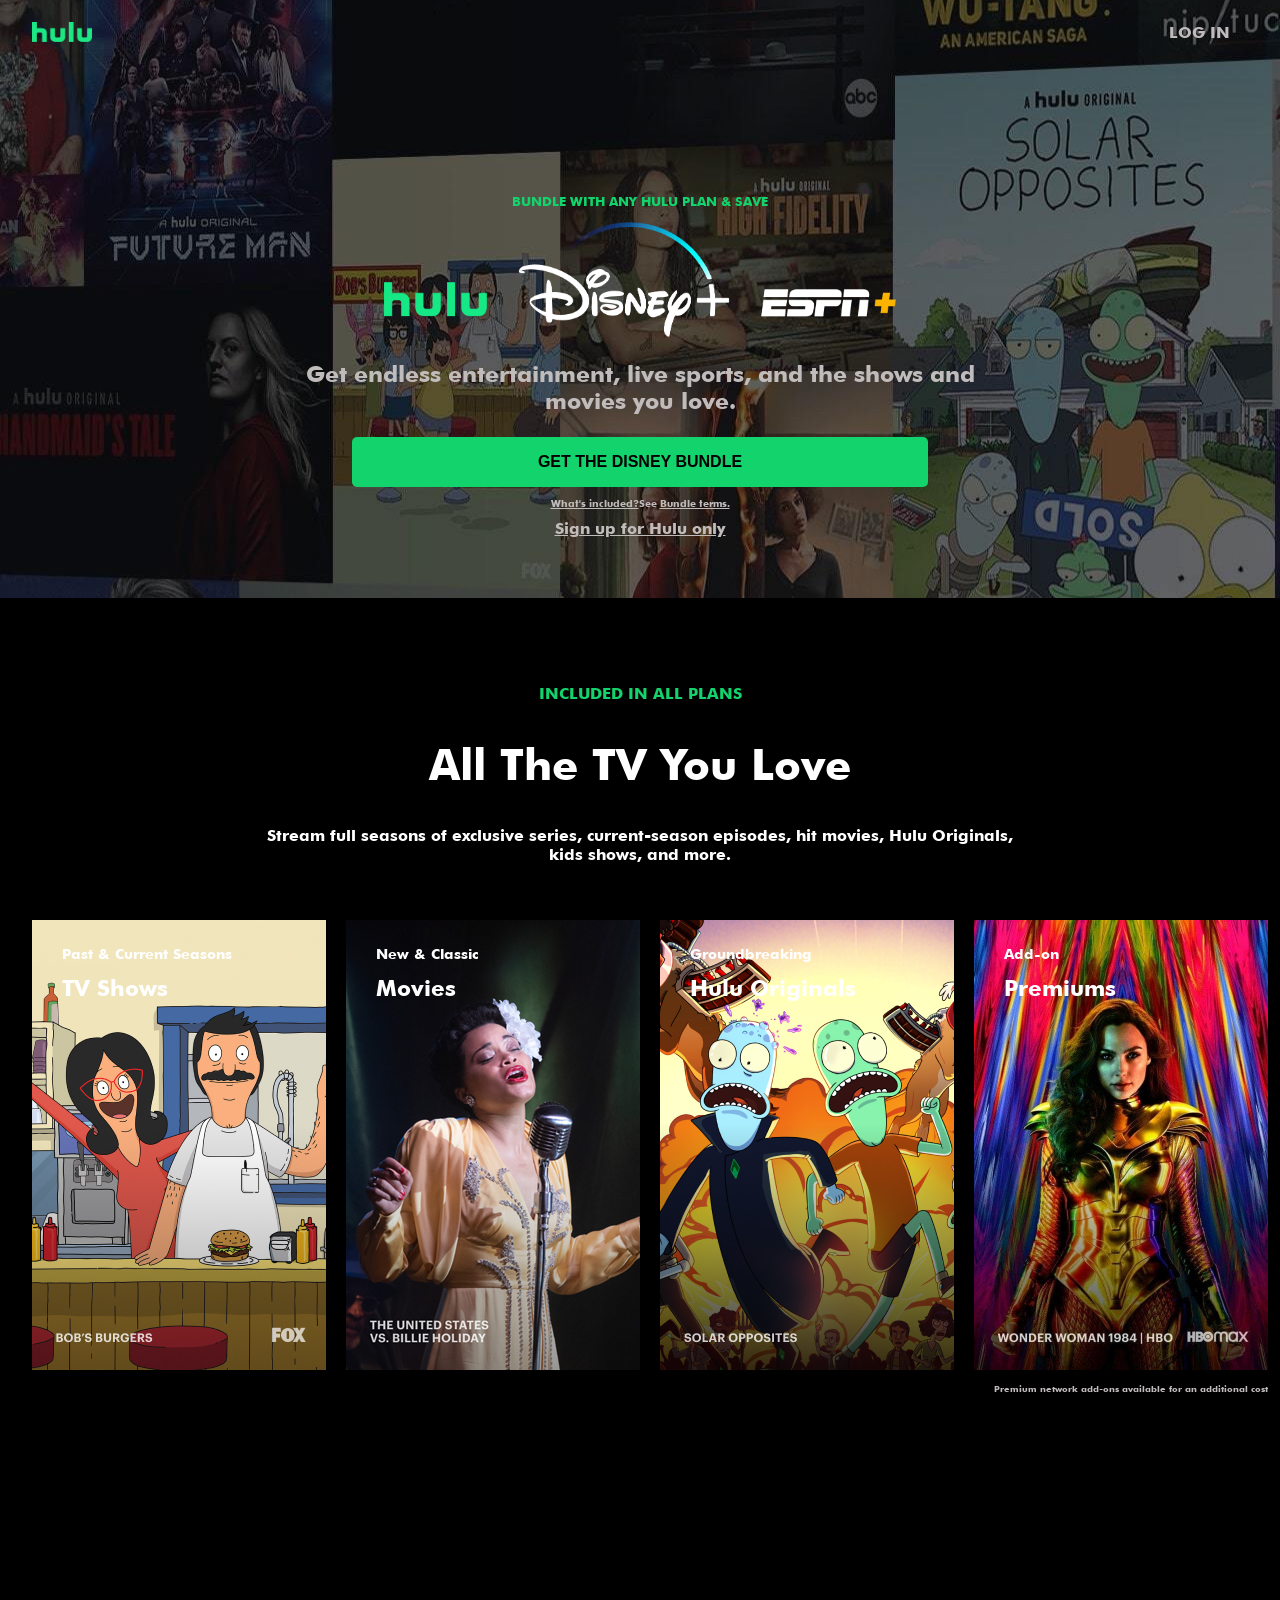
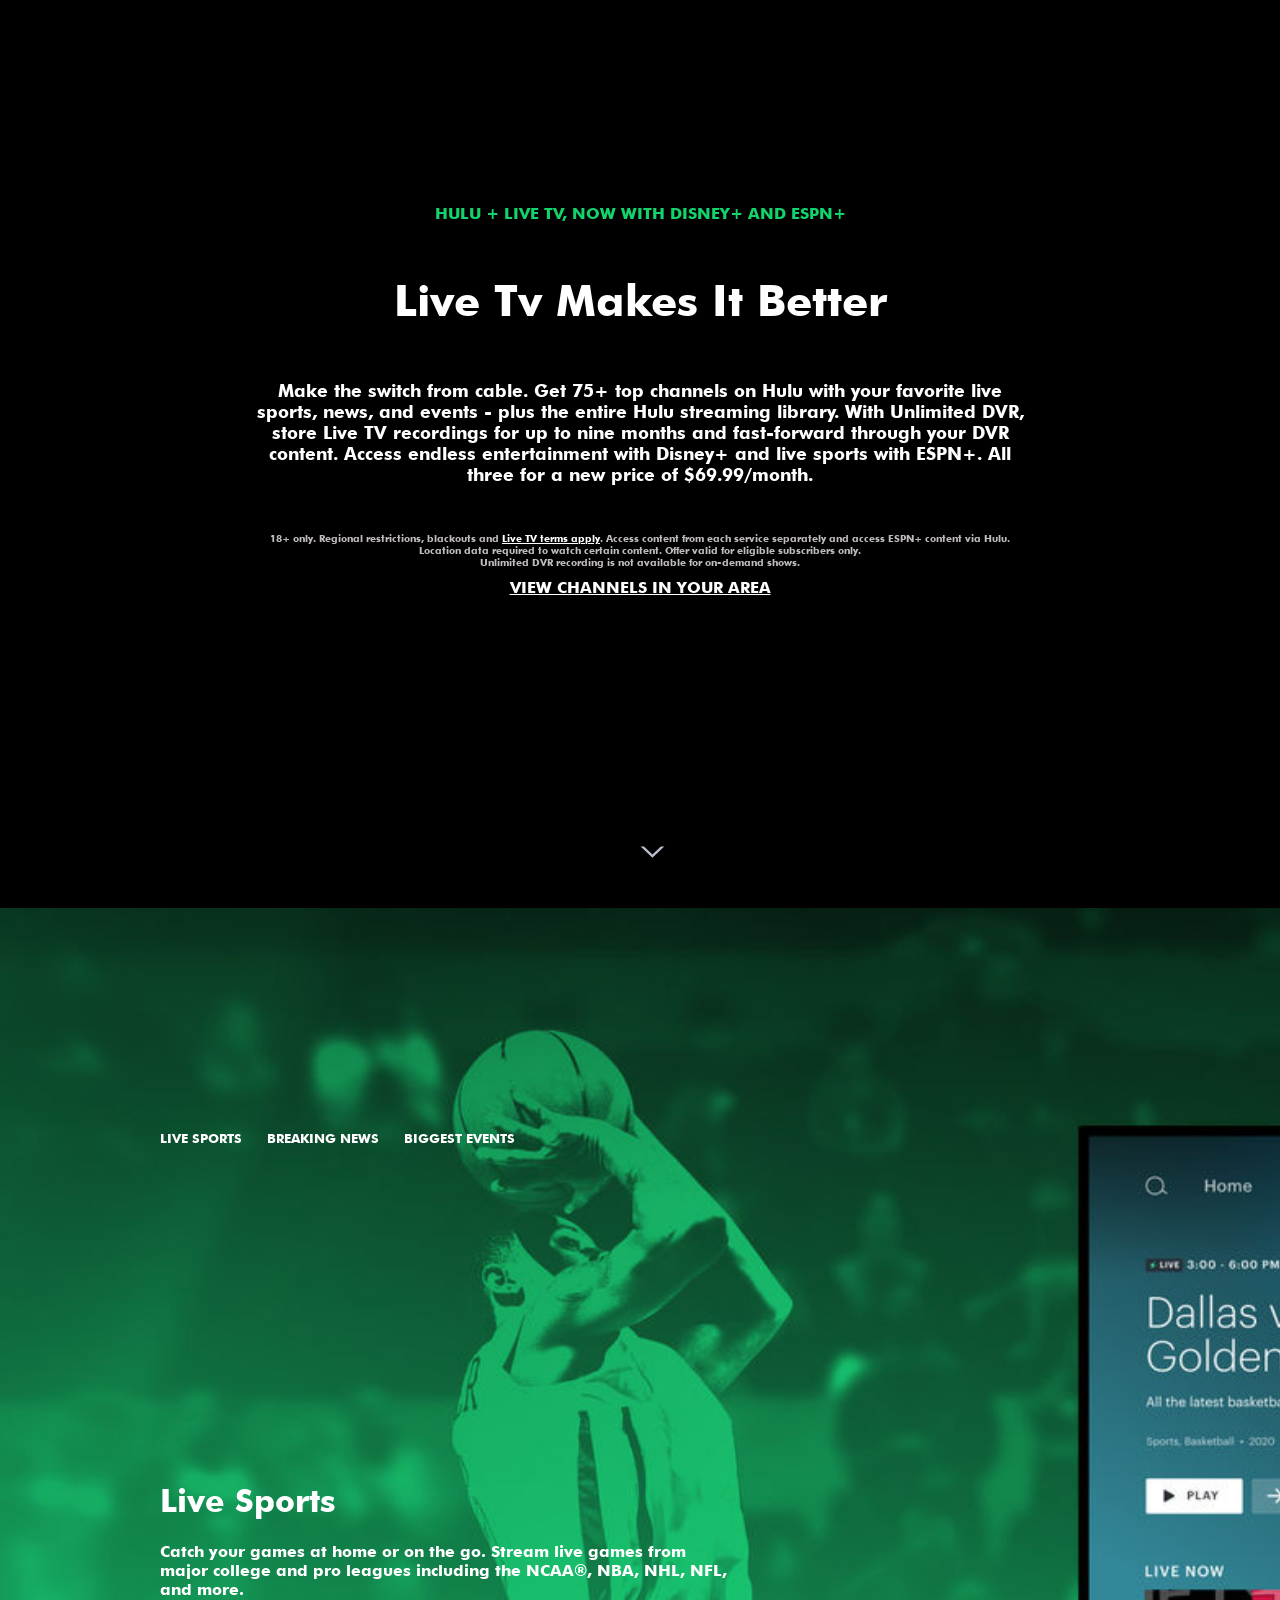
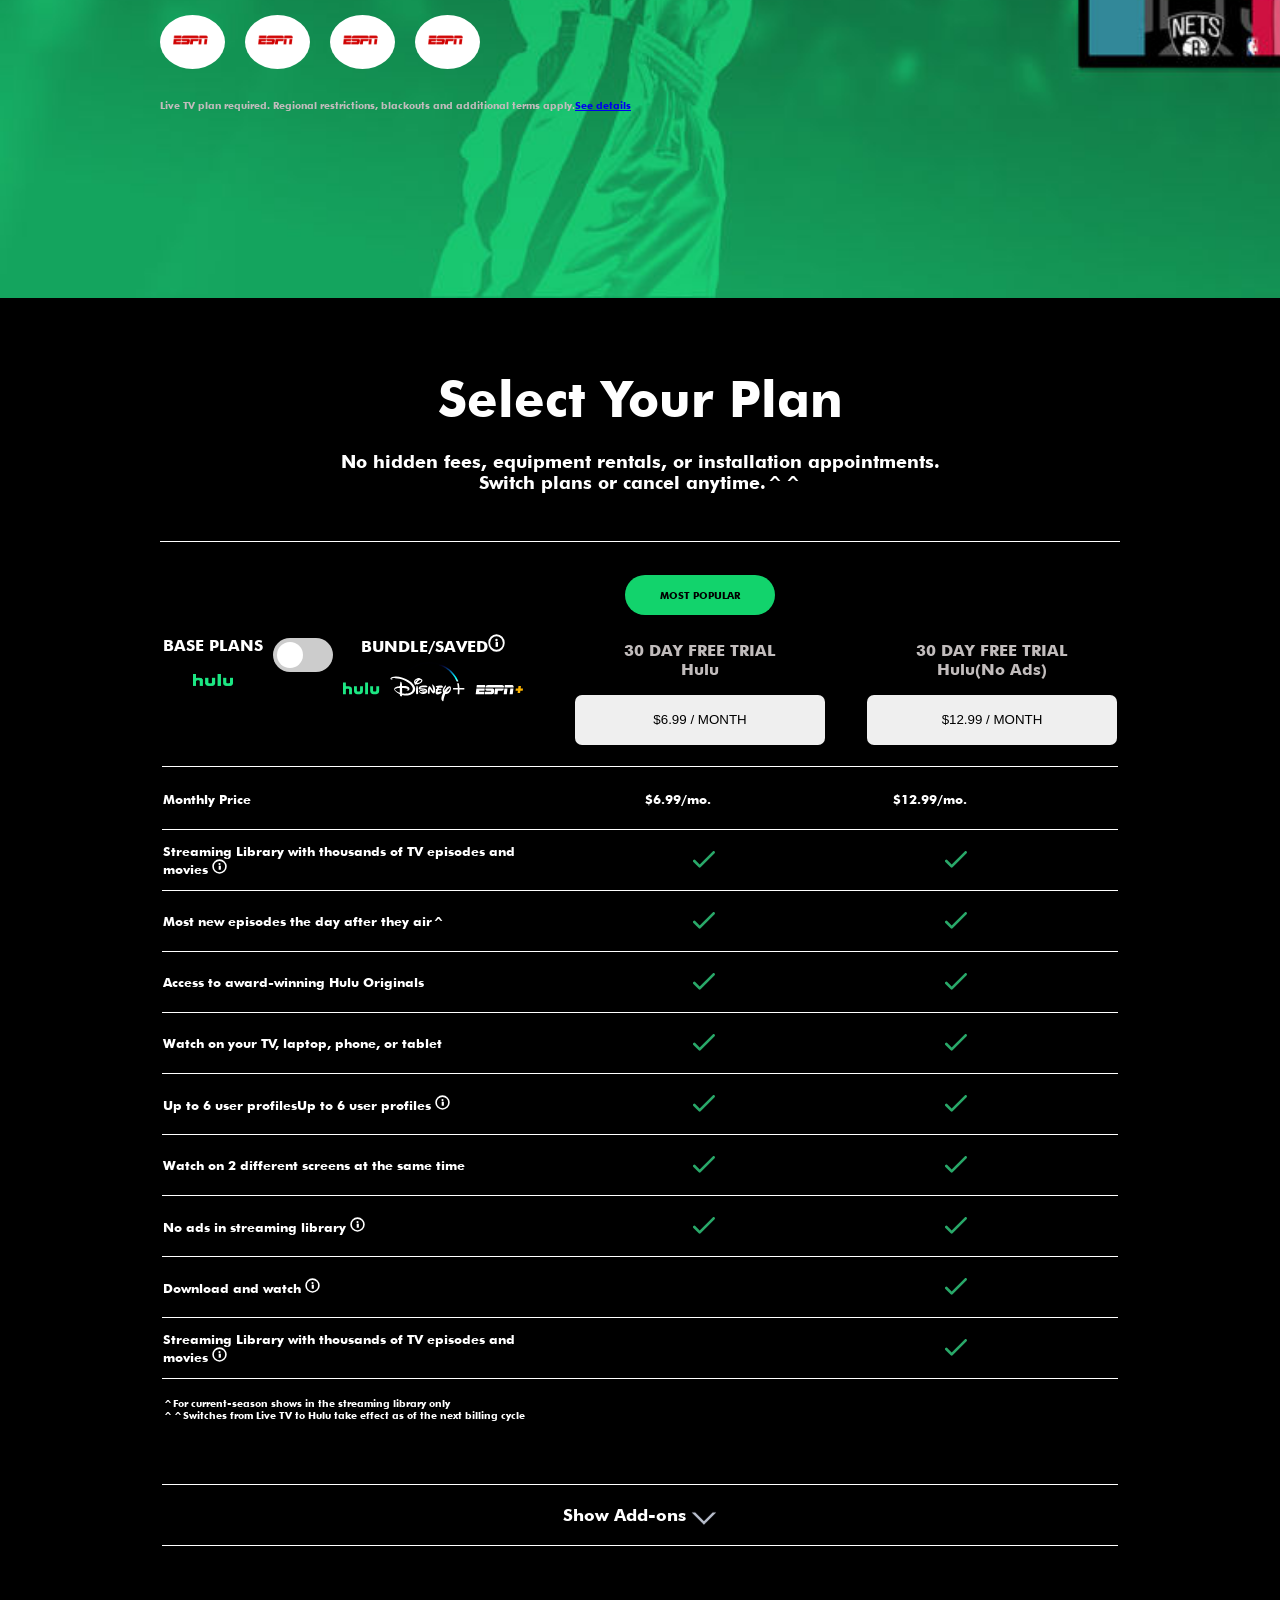
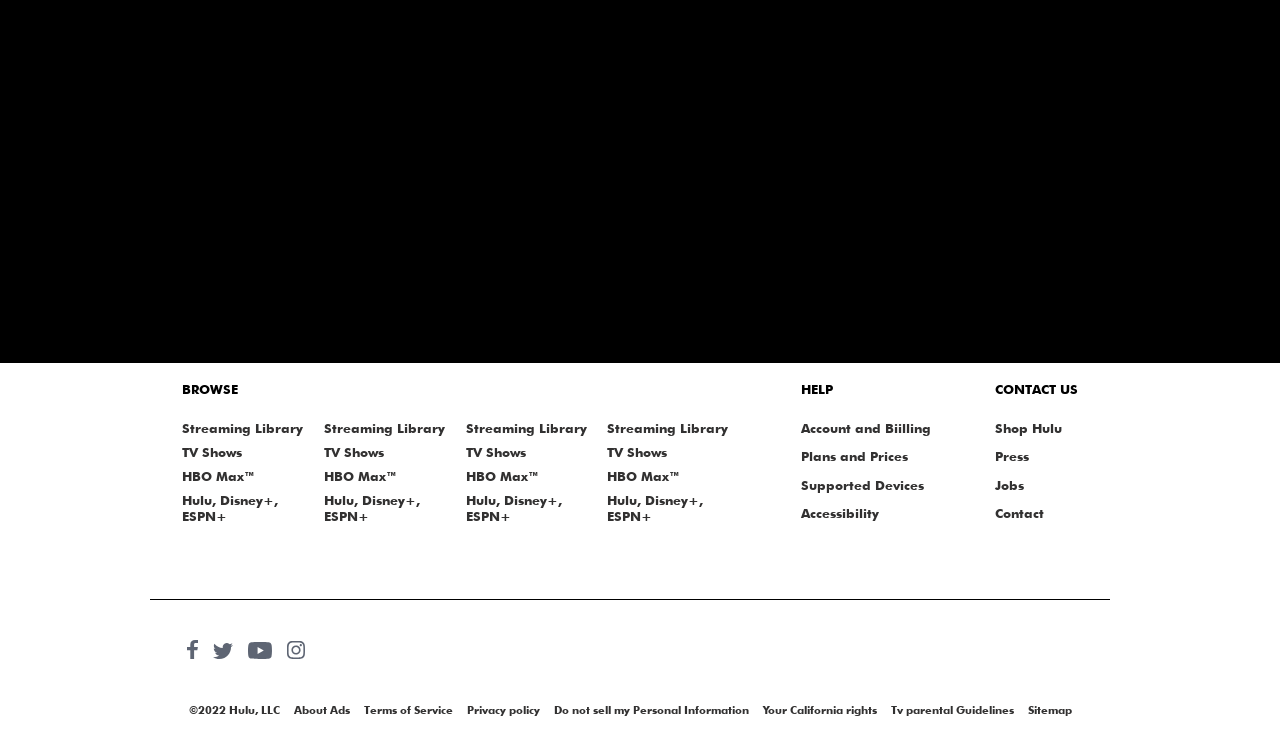
<file: index.html>
<!DOCTYPE html>
<html lang="en">
<head>
    <meta charset="UTF-8">
    <meta http-equiv="X-UA-Compatible" content="IE=edge">
    <meta name="viewport" content="width=device-width, initial-scale=1.0">
    <link rel="stylesheet" href="styles.css" type="text/css">
    <title>Braven - Hulu</title>

</head>
<body>
    <section class="first_section">
        <header>
            <img src="img/logo.png" width="60px" height="20px">
            <a href="#" class="log_in">LOG IN</a>
        </header>

        <div>
            <p class="green_font bundle_with">BUNDLE WITH ANY HULU PLAN & SAVE</p>
            <img src="img/logos.png" width="40%">
            <p class="gray_font get_endless">Get endless entertainment, live sports, and the shows and<br/> movies you love.</p>
            <button>GET THE DISNEY BUNDLE</button>
           <span class="gray_font">
            <p><a class="pointer" onclick="whatsIncludedOpen()" id="click_included">What's included?</a></p>
            <p>See <a href="#">Bundle terms.</a></p>
           </span>
           <a class="bottom_padd gray_font" href="#">Sign up for Hulu only</a>

        </div>
    </section>

    <div class="what_is_included" id="what_is_included">
        <a class="x_cross" onclick="whatsIncludedClose()"><img src="img/52-522437_x-cross-close-symbol-icon-button-gui-close.png" width="30px" height="25px"></a>
        <h2>What's Included in The Disney Bundle?</h2>
        <ul>
            <li><img src="img/Pricing_Checkmark_black.svg">Subscriptions to Disney+, ESPN+, and Hulu for a discounted price. Available with Hulu (ad-supported) for $13.99/month or with Hulu (No Ads) for $19.99/month.</li>
            <li><img src="img/Pricing_Checkmark_black.svg">Savings of $7.98/month compared to the regular price of each service.</li>
            <li><img src="img/Pricing_Checkmark_black.svg">Enjoy all your favorite shows, movies, sports, and more using the Disney+, Hulu, and ESPN apps (or sites, for those on a browser). Download each app separately to access each service.</li>
            <li><img src="img/Pricing_Checkmark_black.svg">Access select ESPN+ content via Hulu.</li>
            <li><img src="img/Pricing_Checkmark_black.svg">Cancel anytime.</li>
        </ul>
        <p>No free trial available. Savings compared to regular price for each service. 18+ only.</p>
    </div>

    <section class="second_section">
        <div class="text">
            <p class="green_font">INCLUDED IN ALL PLANS</p>
            <h1 class="bold_font white_font">All The TV You Love</h1>
            <p class="white_font">Stream full seasons of exclusive series, current-season episodes, hit movies, Hulu Originals,<br/> kids shows, and more.</p>
        </div>
        <div class="pictures">
            <a href="#">
                <span>
                    <p>Past & Current Seasons</p>
                    <h3>TV Shows</h3>
                </span>
                <img src="img/cover-1.jpg" width="294px" height="450px">
            </a>
            <a href="#">
                <span>
                    <p>New & Classic</p>
                    <h3>Movies</h3>
                </span>
                <img src="img/cover-2.jpg" width="294px" height="450px">
            </a>
            <a href="#">
                <span>
                    <p>Groundbreaking</p>
                    <h3>Hulu Originals</h3>
                </span>
                <img src="img/cover-3.jpg" width="294px" height="450px">
            </a>
            <a href="#">
                <span>
                    <p>Add-on</p>
                    <h3>Premiums</h3>
                </span>
                <img src="img/cover-4.jpg" width="294px" height="450px">
                <p class="premium_addons">Premium network add-ons available for an additional cost</p>
            </a>
        </div>
    </section>
    
    <section class="third_section">
        <p class="green_font">HULU + LIVE TV, NOW WITH DISNEY+ AND ESPN+</p>
        <h1 class="bold_font">Live Tv Makes It Better</h1>
        <p class="biggerP">Make the switch from cable. Get 75+ top channels on Hulu with your favorite live<br/>
            sports, news, and events - plus the entire Hulu streaming library. With Unlimited DVR,<br/>
            store Live TV recordings for up to nine months and fast-forward through your DVR<br/>
            content. Access endless entertainment with Disney+ and live sports with ESPN+. All<br/>
            three for a new price of $69.99/month.
        </p>
        <p class="smallerP">18+ only. Regional restrictions, blackouts and <a class="pointer" onclick="liveTvTermsOpen()">Live TV terms apply</a>. Access content from each 
            service separately and access ESPN+ content via Hulu.<br/>
            Location data required to watch certain content. Offer valid for eligible subscribers only.<br/> 
            Unlimited DVR recording is not available for on-demand shows.
        </p>
        <a class="pointer" onclick="channelsOpen()">VIEW CHANNELS IN YOUR AREA </a>
        <a href="#fourth"><img src="img/Dropdown_Up_Arrow.svg" width="25px" height="12px"></a>
    </section>

        <div class="live_tv_terms" id="live_tv_terms">
            <a class="x_cross" onclick="liveTvTermsClose()"><img src="img/52-522437_x-cross-close-symbol-icon-button-gui-close.png" width="30px" height="25px"></a>
            
            <p>
                18+ only. Any free trials valid for new and eligible returning subscribers only. For personal and non-<br/>
                commercial use only. Live TV is available in the 50 United States and the District of Columbia only.<br/>
                Compatible device and high-speed, broadband Internet connection required. Multiple concurrent<br/>
                streams and HD content may require higher bandwidth. Streaming content may count against your data<br/>
                usage. Location data required to access content. Live TV may vary by subscription and location. <a href="#">Click<br/>
                here</a> to check channel availability in your area. Programming subject to regional availability, blackouts,<br/>
                and device restrictions. Number of permitted concurrent streams will vary based on the terms of your<br/> 
                subscription. Cloud DVR storage space is limited. Pricing, channels, features, content, and compatible<br/> 
                devices subject to change. Please review our  <a href="#">Terms of Use</a> and <a href="#">Privacy Policy.</a>
                <br/><br/>

                For Live TV, now with Disney+ and ESPN+: if you already have existing subscription(s) with Disney+ and/or<br/>
                ESPN+, you may sign up without cancelling your existing subscription(s). Amount charged will be<br/>
                adjusted to account for those existing subscription(s) as long as they are maintained. Existing<br/>
                subscription(s) with Disney+ and/or ESPN+ will not be changed or replaced by Live TV. Access content<br/>
                from each service separately, and select ESPN+ content via Hulu. Certain account information provided<br/>
                to Disney+ and/or ESPN+ for activation and administration.
            </p>
        </div>

        <div class="channels" id="channels">
            <a class="x_cross pointer" onclick="channelsClose()"><img src="img/52-522437_x-cross-close-symbol-icon-button-gui-close.png" width="30px" height="25px"></a>
            
            <h1>Channels In Your Area</h1>
            <p>Enter your home ZIP code for channels available in your area.</p>
            <label>
                <input type=text id="zip_code" placeholder="Enter ZIP code">
                <button >SUBMIT</button>
            </label>

            <p>Live TV is available for those live local, regional, and national channels available in your area, which are subject<br/>
                to change. Select channels may offer only on demand content. Certain channels or content may not be available<br/>
                in all locations or on all devices.</p>
        </div>

    <section class="fourth" id="fourth">
       <nav>
        <a class="pointer" id="live_sports" onclick="openLiveSports()">LIVE SPORTS</a>
        <a class="pointer" id="breaking_news" onclick="openBreakingNews()">BREAKING NEWS</a>
        <a class="pointer" id="biggest_event" onclick="openBiggestEvents()">BIGGEST EVENTS</a>
       </nav>
       <div class="fourth_text" id="fourth_text"></div>
    </section>

        <div class="js_fourth live" id="live">
            <h1 class="white">Live Sports</h1>
            <p class="white">Catch your games at home or on the go. Stream live games from<br/>
                major college and pro leagues including the NCAA®, NBA, NHL, NFL,<br/>
                and more.
            </p>
            <ul>
                <li><img src="img/cka358szb054x0whh8qejv0m9-espn-network-logo.png" width="50px" height="30px"></li>
                <li><img src="img/cka358szb054x0whh8qejv0m9-espn-network-logo.png" width="50px" height="30px"></li>
                <li><img src="img/cka358szb054x0whh8qejv0m9-espn-network-logo.png" width="50px" height="30px"></li>
                <li><img src="img/cka358szb054x0whh8qejv0m9-espn-network-logo.png" width="50px" height="30px"></li>
            </ul>

            <p class="smallerP">Live TV plan required. Regional restrictions, blackouts and additional terms apply.<a href="#">See details</a></p>
        </div>

        <div class="js_fourth breaking" id="breaking">
            <h1 class="white">Breaking News</h1>
            <p class="white">Keep pace with what's going on locally and globally with trusted<br/>
                 opinions from all the top news networks.
            </p>
            <ul>
                <li><img src="img/cka358szb054x0whh8qejv0m9-espn-network-logo.png" width="50px" height="30px"></li>
                <li><img src="img/cka358szb054x0whh8qejv0m9-espn-network-logo.png" width="50px" height="30px"></li>
                <li><img src="img/cka358szb054x0whh8qejv0m9-espn-network-logo.png" width="50px" height="30px"></li>
                <li><img src="img/cka358szb054x0whh8qejv0m9-espn-network-logo.png" width="50px" height="30px"></li>
            </ul>

            <p class="smallerP">Live TV plan required. Regional restrictions, blackouts and additional terms apply.<a href="#">See details</a></p>
        </div>

        <div class="js_fourth biggest" id="biggest">
            <h1 class="white">Biggest Events</h1>
            <p class="white">Spectacular, can't-miss moments like the Olympics, Grammys®,<br/>
                 Oscars®, Emmys®, and more.




            </p>
            <ul>
                <li><img src="img/cka358szb054x0whh8qejv0m9-espn-network-logo.png" width="50px" height="30px"></li>
                <li><img src="img/cka358szb054x0whh8qejv0m9-espn-network-logo.png" width="50px" height="30px"></li>
                <li><img src="img/cka358szb054x0whh8qejv0m9-espn-network-logo.png" width="50px" height="30px"></li>
                <li><img src="img/cka358szb054x0whh8qejv0m9-espn-network-logo.png" width="50px" height="30px"></li>
            </ul>

            <p class="smallerP">Live TV plan required. Regional restrictions, blackouts and additional terms apply.<a href="#">See details</a></p>
        </div>

    <section class="fifth">
        <div class="fifth_box"> 
            <div class="top_fifth">
                <h1>Select Your Plan</h1>
                <p>No hidden fees, equipment rentals, or installation appointments.<br/>
                    Switch plans or cancel anytime.^^</p>
            </div>
            <div class="second_fifth">
                <table style="width:100%">
                    <thead class="sticky">
                        <tr class="first_line">
                            <th>
                                <span>
                                    <p>BASE PLANS</p>
                                    <img src="img/logo.png" width="40px" height="12px">
                                </span>
                                <span class="button_width">
                                    <label class="switch">
                                        <input type="checkbox">
                                        <span class="slider round"></span>
                                    </label>
                                </span>
                                <span >
                                    <p>BUNDLE/SAVED<img src="img/Info_Icon_White.svg" width="17px" height="18px"></p>
                                    <img class="adjust" src="img/bundles-dark.svg" width="180px" height="40px">
                                </span>
                            </th>
                            <th class="dem_hulu">
                            
                                    <p class="popular_green">MOST POPULAR</p>
                                    <p class="gray_font" >30 DAY FREE TRIAL<br/><b>Hulu</b></p>
                                    <button type="button">$6.99 / MONTH</button>
                            
                            </th>
                            <th class="dem_hulu">
                            
                                    <p class="gray_font">30 DAY FREE TRIAL<br/><b>Hulu(No Ads)</b></p>
                                    <button type="button">$12.99 / MONTH</button>
                            
                            </th>
                        </tr>
                    </thead>
                    <tr class="normal_line">
                        <td class="left_side">
                            <p>Monthly Price</p>
                        </td>
                        <td class="shift_image">
                            <p>$6.99/mo.</p>
                        </td>
                        <td class="shift_image">
                            <p>$12.99/mo.</p>
                        </td>
                    </tr>

                    <tr class="normal_line">
                        <td class="left_side">
                            <p>Streaming Library with thousands of TV episodes and<br/> movies
                                <img src="img/Info_Icon_White.svg" width="15px" height="15px">
                            </p>
                        </td>
                        <td class="shift_image">
                            <img src="img/Pricing_Checkmark_green-dark.svg">
                        </td>
                        <td class="shift_image">
                            <img src="img/Pricing_Checkmark_green-dark.svg">
                        </td>
                    </tr>

                    <tr class="normal_line">
                        <td class="left_side">
                            <p>Most new episodes the day after they air^
                            </p>
                        </td>
                        <td class="shift_image">
                            <img src="img/Pricing_Checkmark_green-dark.svg">
                        </td>
                        <td class="shift_image">
                            <img src="img/Pricing_Checkmark_green-dark.svg">
                        </td>
                    </tr>

                    <tr class="normal_line">
                        <td class="left_side">
                            <p>Access to award-winning Hulu Originals
                            </p>
                        </td>
                        <td class="shift_image">
                            <img src="img/Pricing_Checkmark_green-dark.svg">
                        </td>
                        <td class="shift_image">
                            <img src="img/Pricing_Checkmark_green-dark.svg">
                        </td>
                    </tr>

                    <tr class="normal_line">
                        <td class="left_side">
                            <p>Watch on your TV, laptop, phone, or tablet
                            </p>
                        </td>
                        <td class="shift_image">
                            <img src="img/Pricing_Checkmark_green-dark.svg">
                        </td>
                        <td class="shift_image">
                            <img src="img/Pricing_Checkmark_green-dark.svg">
                        </td>
                    </tr>

                    <tr class="normal_line">
                        <td class="left_side">
                            <p>Up to 6 user profilesUp to 6 user profiles
                                <img src="img/Info_Icon_White.svg" width="15px" height="15px">
                            </p>
                        </td>
                        <td class="shift_image">
                            <img src="img/Pricing_Checkmark_green-dark.svg">
                        </td>
                        <td class="shift_image">
                            <img src="img/Pricing_Checkmark_green-dark.svg">
                        </td>
                    </tr>

                    <tr class="normal_line">
                        <td class="left_side">
                            <p>Watch on 2 different screens at the same time
                            </p>
                        </td>
                        <td class="shift_image">
                            <img src="img/Pricing_Checkmark_green-dark.svg">
                        </td>
                        <td class="shift_image">
                            <img src="img/Pricing_Checkmark_green-dark.svg">
                        </td>
                    </tr>

                    <tr class="normal_line">
                        <td class="left_side">
                            <p>No ads in streaming library
                                <img src="img/Info_Icon_White.svg" width="15px" height="15px">
                            </p>
                        </td>
                        <td class="shift_image">
                            <img src="img/Pricing_Checkmark_green-dark.svg">
                        </td>
                        <td class="shift_image">
                            <img src="img/Pricing_Checkmark_green-dark.svg">
                        </td>
                    </tr>

                    <tr class="normal_line">
                        <td class="left_side">
                            <p>Download and watch
                                <img src="img/Info_Icon_White.svg" width="15px" height="15px">
                            </p>
                        </td>
                        <td class="shift_image">
                            
                        </td>
                        <td class="shift_image">
                            <img src="img/Pricing_Checkmark_green-dark.svg">
                        </td>
                    </tr>

                    <tr class="normal_line">
                        <td class="left_side">
                            <p>Streaming Library with thousands of TV episodes and<br/> movies
                                <img src="img/Info_Icon_White.svg" width="15px" height="15px">
                            </p>
                        </td>
                        <td class="shift_image">
                            
                        </td>
                        <td class="shift_image">
                            <img src="img/Pricing_Checkmark_green-dark.svg">
                        </td>
                    </tr>
                    <tr class="normal_line last_line">
                        <td class="left_side">
                        <p class="very_tiny">
                            ^For current-season shows in the streaming library only<br/>
                            ^^Switches from Live TV to Hulu take effect as of the next billing cycle
                            </p>
                        </td>
                    </tr>
                    <tr class="normal_line last_last_line">
                        <td class="left_side add_on_text">
                        <p class="add_ons">
                            Show Add-ons<img src="img/Dropdown_Up_Arrow.svg">
                            </p>
                        </td>
                    </tr>
                </table>
            </div>
        </div>
    </section>

    <footer>
        <div class="top_footer">
            <table style="width:100%" class="browse">
                <thead>
                    <td><p>BROWSE</p></td>
                </thead>
                <tr >
                        <tr>
                            <td><a href="#">Streaming Library</a></td>
                            <td><a href="#">Streaming Library</a></td>
                            <td><a href="#">Streaming Library</a></td>
                            <td><a href="#">Streaming Library</a></td>
                        </tr>
                        <tr>
                            <td><a href="#">TV Shows</a></td>
                            <td><a href="#">TV Shows</a></td>
                            <td><a href="#">TV Shows</a></td>
                            <td><a href="#">TV Shows</a></td>
                        </tr>
                        <tr>
                            <td><a href="#">HBO Max&trade;</a></td>
                            <td><a href="#">HBO Max&trade;</a></td>
                            <td><a href="#">HBO Max&trade;</a></td>
                            <td><a href="#">HBO Max&trade;</a></td>
                        </tr>
                        <tr>
                            <td><a href="#">Hulu, Disney+, ESPN+</a></td>
                            <td><a href="#">Hulu, Disney+, ESPN+</a></td>
                            <td><a href="#">Hulu, Disney+, ESPN+</a></td>
                            <td><a href="#">Hulu, Disney+, ESPN+</a></td>
                        </tr>
                </tr>
            </table>
            <table style="width:100%" class="help">
                <thead>
                    <td><p>HELP</p></td>
                </thead>
                <tr >
                    <td><a href="#">Account and Biilling</a></td>
                </tr>
                <tr>
                <td><a href="#">Plans and Prices</a></td>
                </tr>
                <tr>
                    <td><a href="#">Supported Devices</a></td>
                </tr>
                <tr>
                    <td><a href="#">Accessibility</a></td>
                </tr>
            </table>
            <table style="width:100%" class="contact">
                <thead>
                    <td><p>CONTACT US</p></td>
                </thead>
                <tr>
                    <td><a href="#">Shop Hulu</a></td>
                </tr>
                <tr>
                <td><a href="#">Press</a></td>
                </tr>
                <tr>
                    <td><a href="#">Jobs</a></td>
                </tr>
                <tr>
                    <td><a href="#">Contact</a></td>
                </tr>
            </table>

        </div>
        <div class="bottom_footer">
            <div class="footer_images">
                <img src="img/facebook.svg">
                <img src="img/twitter.svg">
                <img src="img/youtube.svg">
                <img src="img/instagram.svg">
            </div>
            <div class="bottom_below">
                <a href="#">&copy;2022 Hulu, LLC</a>
                <a href="#">About Ads</a>
                <a href="#">Terms of Service</a>
                <a href="#">Privacy policy</a>
                <a href="#">Do not sell my Personal Information</a>
                <a href="#">Your California rights</a>
                <a href="#">Tv parental Guidelines</a>
                <a href="#">Sitemap</a>
            </div>
        </div>
    </footer>
    
   
    <script src="main.js">
       
    </script>
</body>
</html>
</file>
<file: styles.css>
@font-face {
    font-family: Futura;
    src: url(fonts/FuturaBoldBT.ttf);
}
@keyframes arrowMoving{
    0%  {bottom:150px;}
   50%{bottom:145px;}
   100%{bottom:150px;}
}

body{
    margin:0;
    padding:0;
    font-family:Futura;
    display: flex;
    flex-direction: column;
}
.log_in{
    color:rgb(193, 188, 188);
}
.green_font{
    color:#12d36c;
}
.white_font{
    color:white;
}
.gray_font{
    color:rgb(193, 188, 188);
}
.bold_font{
    font-size:2.7em;
}
.bundle_with{
    font-size: small;
}
.first_section{
    width:100%;
    background-image: url(img/header.jpg);
    background-position: center;
    background-repeat: no-repeat;
    text-align: center;
}
.first_section header{
    width:95%;
    display: flex;
    justify-content: space-between;
    align-items: center;
    margin-left:2.5%;
    padding-top:1%;
}

.first_section header a{
    padding:10px 10px;
    text-decoration: none;
    margin-right:.7%;
}
.first_section header a:hover{
    padding:10px 10px;
    background-color: rgb(107, 104, 104);
    transition: .5s;
    border-radius:5px;
}
.first_section div{
    display: flex;
    flex-direction:column;
    align-items: center;
    margin-top:10%;
}
.get_endless{
    font-size:23px;
}
.first_section div button{
    background-color: #12d36c;
    border:0;
    border-radius:5px;
    width:45%;
    height:50px;
    font-weight: bolder;
    font-size:1em;
}
.first_section div button:hover{
    background-color: rgb(18, 211, 108,.5);
}
.first_section div span{
    display:flex;
    flex-direction:row;
    font-size: 10px;
}
.first_section div a{
    /* text-decoration:none; */
    color:rgb(193, 188, 188);
}
.first_section div a:hover{
    text-decoration: underline white;
}
.bottom_padd{
    margin-bottom:60px;
}


.what_is_included{
    width:60%;
    background-color: white;
    position: fixed;
    top:200px;
    left:300px;
    padding:30px;
    z-index: 1;
}
.what_is_included ul{
    list-style: none;
}
.what_is_included ul li{
    margin:20px 0;
}
.what_is_included a{
    margin-left:94%;
}


.second_section{
    display:flex;
    flex-direction: column;
    align-items: center;
    width:60%;
    text-align: center;
    align-self: center;
    width:100%;
    height:110vh;
    background-color: black;
    padding-bottom:50px;
}
.pictures{
    display: flex;
    flex-direction: row;
    align-items:center;
    margin-top:40px;
}
.pictures a{
    text-align: left;
    position: relative;
    text-decoration: none;
    color:white;
}
.pictures img{
    padding-left:20px ;
}
.pictures a span{
    position:absolute;
    top:10px;
    left:50px;

}
.pictures a span p{
    font-size: .9em;
    font-weight:light;
    margin-bottom:-10px;
}
.pictures a span h3{
    font-size: 1.4em;
    font-weight:bold;
}
.text {
    margin-top:70px;
}
.premium_addons{
    position:absolute;
    bottom:-10;
    right:0;
    font-size:9px;
    color:rgb(193, 188, 188);
    text-align: left;
}


.third_section{
    position: relative;
    display: flex;
    flex-direction: column;
    padding-top:150px;
    color:white;
    background-color: black;
    text-align: center;
    align-items: center;
    height:80vh;
}
.third_section a{
    color:white;
}
.biggerP{
    font-size: 1.1em;
}
.smallerP{
    margin-top:30px;
    font-size: .62em;
    color:rgb(193, 188, 188);
}
.third_section img{
    position: absolute;
    bottom:100px;
    margin-bottom:-50px;
    transform: rotate(180deg);
    animation-name: arrowMoving;
    animation-duration: 1.5s;
    animation-iteration-count: infinite;
}

.live_tv_terms{
    width:70%;
    background-color: white;
    position: fixed;
    top:150px;
    left:200px;
    padding:30px;
    z-index: 1;
}
.live_tv_terms ul{
    list-style: none;
}
.live_tv_terms ul li{
    margin:20px 0;
}
.x_cross{
    margin-left:94%;
}

.channels{
    width:70%;
    height:50vh;
    background-color: white;
    position: fixed;
    top:150px;
    left:200px;
    padding:30px;
    z-index: 1;
}
.channels input{
    width:250px;
    height:30px;
}
.channels button{
    margin-left:-10px;
    width:150px;
    height: 37px;
    background-color: black;
    color: white;
    border-top-right-radius: 5px;
    border-bottom-right-radius: 5px;
}
.channels_tiny{
    font-size: 10px;
}

.fourth{
    position: relative;
    height: 110vh; 
    background-image:url(img/live-sports.jpg);   
    background-repeat: no-repeat;
    background-size: cover;
    position: relative;
}
.fourth nav{
    position: absolute;
    top:220px;
    left:150px;
}
.fourth a{
    background: none;
    border:none;
    text-decoration:none;
    font-size:13px;
    font-weight:bold;
    margin:0 10px;
    color:white;
}
.fourth a:active{
  border-bottom: solid white 5px;
}

.fourth div{
    position: absolute;
    top:150px;
    left:85px;
}
.fourth_styling{
    width:100vw;
    height:10px;
}

.js_fourth{
  /* background-color: #12d36c; */
  position: absolute;
  top:340vh;
  left:160px;
}
.white{
  color: white;
}
.js_fourth ul{
  display: flex;
  margin-left:-50px;
}
.js_fourth ul li{
  list-style: none;
  background-color: white;
  border-radius:50%;
  padding:10px 5px;
  padding-right: 20px;;
  width:40px;
  text-align: left;
  margin:0 10px;
}



.pointer{
    cursor: pointer;
    text-decoration: underline;
}


.fifth{
    height:185vh;
    background-color: black;
    display: flex;
    flex-direction: column;
    align-items: center;
}
.fifth_box{
    width:75%;
    margin-top: 30px;
}
.top_fifth{
    text-align: center;
    color:white;
    border-bottom: solid white .1px;
    padding-bottom: 30px;
}
.top_fifth h1{
    font-size: 50px;;
}
.top_fifth p{
    font-size: 18px;
    margin-top:-20px;
}

.second_fifth{
    color:white;
    width:100%;
}

.switch {
    position: relative;
    display: inline-block;
    width: 60px;
    height: 34px;
  }
  
  /* Hide default HTML checkbox */
  .switch input {
    opacity: 0;
    width: 0;
    height: 0;
  }
  
  /* The slider */
  .slider {
    position: absolute;
    cursor: pointer;
    top: 0;
    left: 0;
    right: 0;
    bottom: 0;
    background-color: #ccc;
    -webkit-transition: .4s;
    transition: .4s;
  }
  
  .slider:before {
    position: absolute;
    content: "";
    height: 26px;
    width: 26px;
    left: 4px;
    bottom: 4px;
    background-color: white;
    -webkit-transition: .4s;
    transition: .4s;
  }
  
  input:checked + .slider {
    background-color: #12d36c;
  }
  
  input:focus + .slider {
    box-shadow: 0 0 1px #12d36c;
  }
  
  input:checked + .slider:before {
    -webkit-transform: translateX(26px);
    -ms-transform: translateX(26px);
    transform: translateX(26px);
  }
  
  /* Rounded sliders */
  .slider.round {
    border-radius: 34px;
  }
  
  .slider.round:before {
    border-radius: 50%;
  }

  .second_fifth th{
    display: flex;
    align-items: center;
    text-align: center;
  }
  .second_fifth th span{
    padding-right:10px;
  }
  .second_fifth thead{
    width:100%;
  }
  .adjust{
    margin: -15px 0;
  }


  .first_line{
    height:50px;
    border-bottom: solid 1px white;
    display:flex;
    height:auto;
    width:auto;
    justify-content: space-around;
  }

  .dem_hulu{
    display: flex;
    flex-direction:column;
    align-items: center;
    justify-content: flex-end;
  }

  .popular_green{
    background-color: #12d36c;
    border-radius:20px;
    color:black;
    font-size:10px;
    height:40px;
    width:150px;
    display: flex;
    align-items: center;
    justify-content: center;
  }
  .second_fifth button{
    width:250px;
    height: 50px;
    border-radius: 7px;
    border:white;
  }
  .second_fifth th{
    width:auto;
    margin:20px 0;
  }
  .first_line{
    /* border-top:solid green 5px; */
    width:100%;
    display: flex;
    justify-content: space-between;
    position: sticky;
    top:0;
  }
  .normal_line{
    width:100%;
    height:50px;
    display: flex;
    justify-content: space-between;
    font-size:13px;
    border-bottom: solid 1px white;
    padding:5px 0;
  }
  .normal_line td{
    display: flex;
    align-items: center;
  }
  .left_side{
    width:450px;
  }
  .shift_image{
    margin-right:150px;
  }
  .very_tiny{
    font-size: 10px;
  }
  .last_line{
    padding-bottom:50px;
  }
  .add_ons{
    display: flex;
    flex-direction: row;
    justify-content: center;
    align-items: center;
  }
  .add_on_text p{
    font-size:17px;
  }
  .add_ons img{
    padding-bottom:7px;
    padding-right: 5px;
    transform: rotate(180deg);
  }
  .last_last_line td{
    width: 100%;
    display: flex;
    flex-direction: row;
    justify-content: center;
  }


  footer{
    width: 75%;
    display: flex;
    flex-direction: column;
    justify-content: center;
    align-items: center;
    /* border: #12d36c 10px solid; */
    margin-left: 150px;
  }
  /* footer thead{
    display: grid;
    grid-template-columns: ;
  } */

  .top_footer{
    display: grid;
    grid-template-columns: auto auto auto;
    font-size: 13px;
    justify-content: space-between;
    padding-bottom: 70px;
    border-bottom: black .5px solid;
  }
  .top_footer a{
    text-decoration: none;
    color:rgb(50, 49, 49);
  }
  .top_footer table{
    margin:0 30px;
  }
  .top_footer td{
    padding:3px 0;
  }
  .help{
    padding-left:50px;
  }

  .bottom_footer img{
    margin:40px 5px;
  }
  .bottom_below{
    font-size: 11px;
    display: flex;
    margin-bottom: 20px;;
  }
  .bottom_below a{
    text-decoration: none;
    color:rgb(50,49,49);
    margin:0 7px;
  }
  .x_cross{
    cursor: pointer;
  }
</file>
